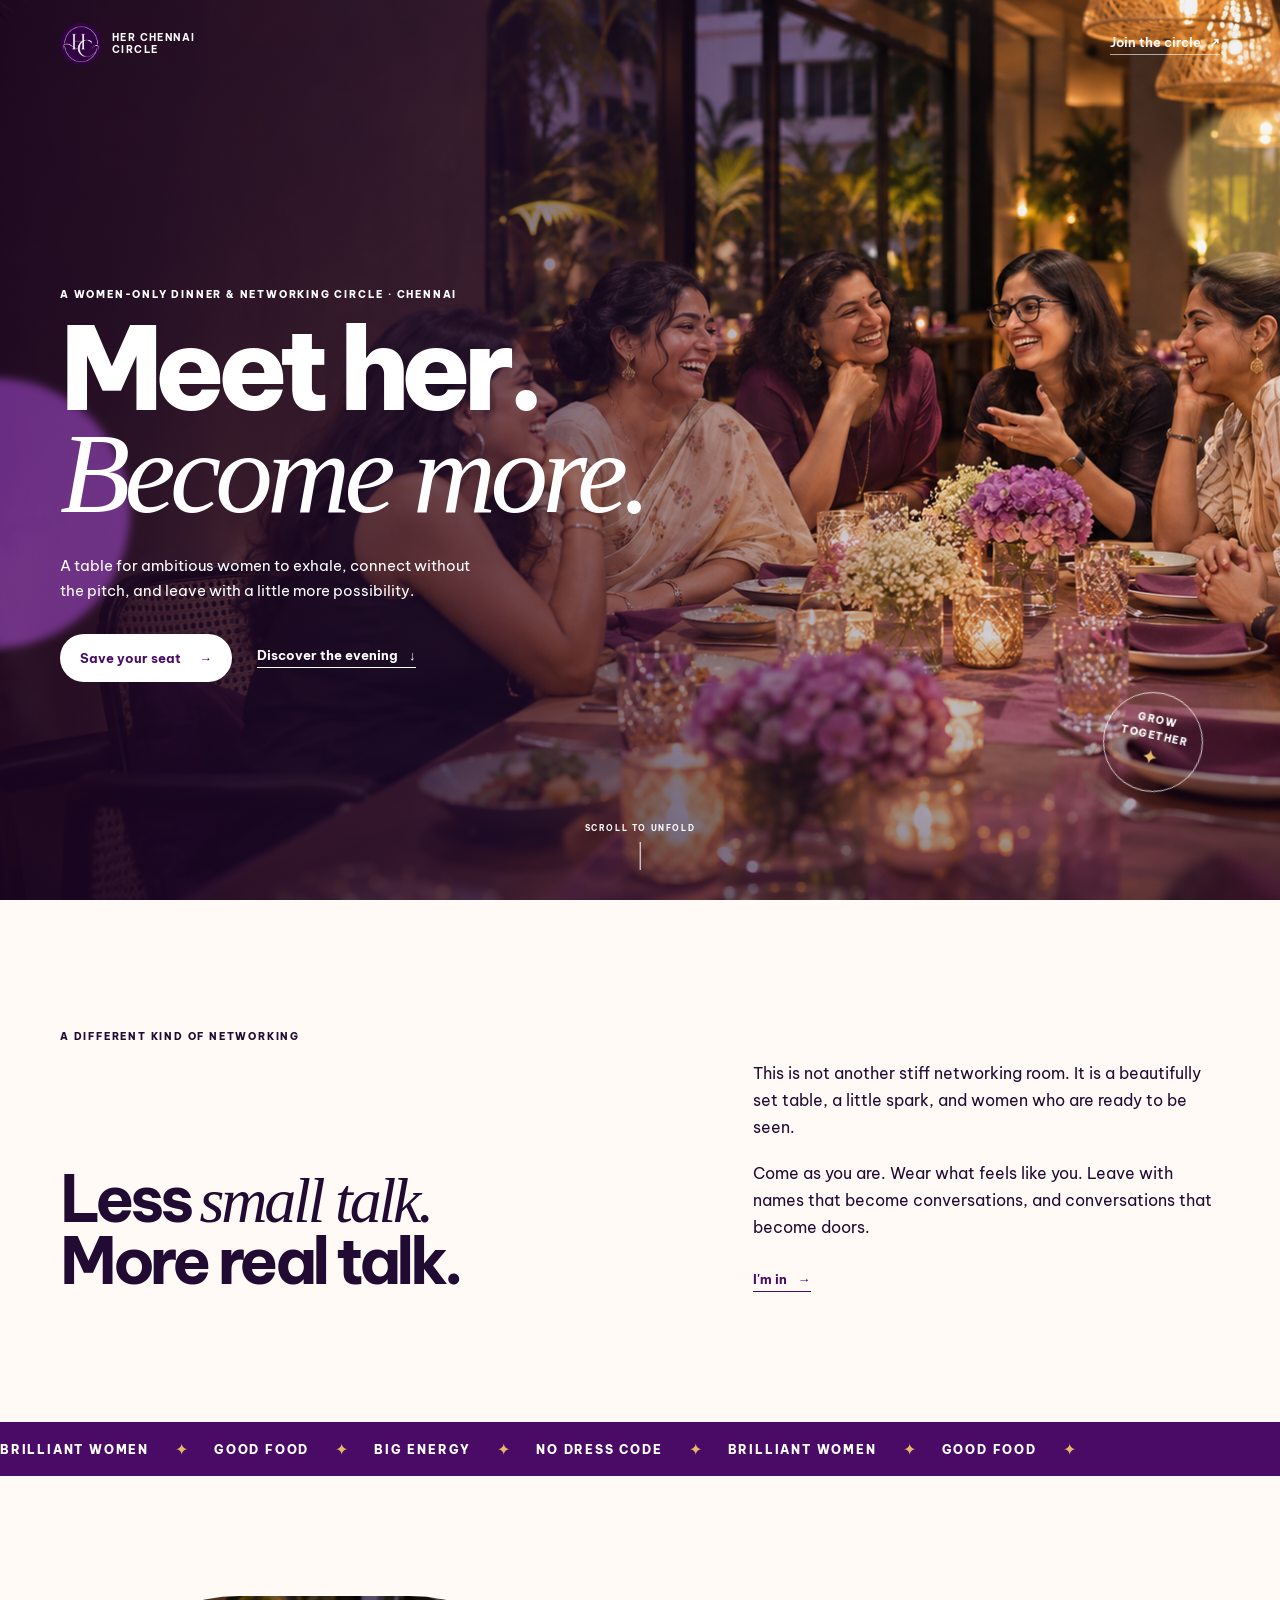
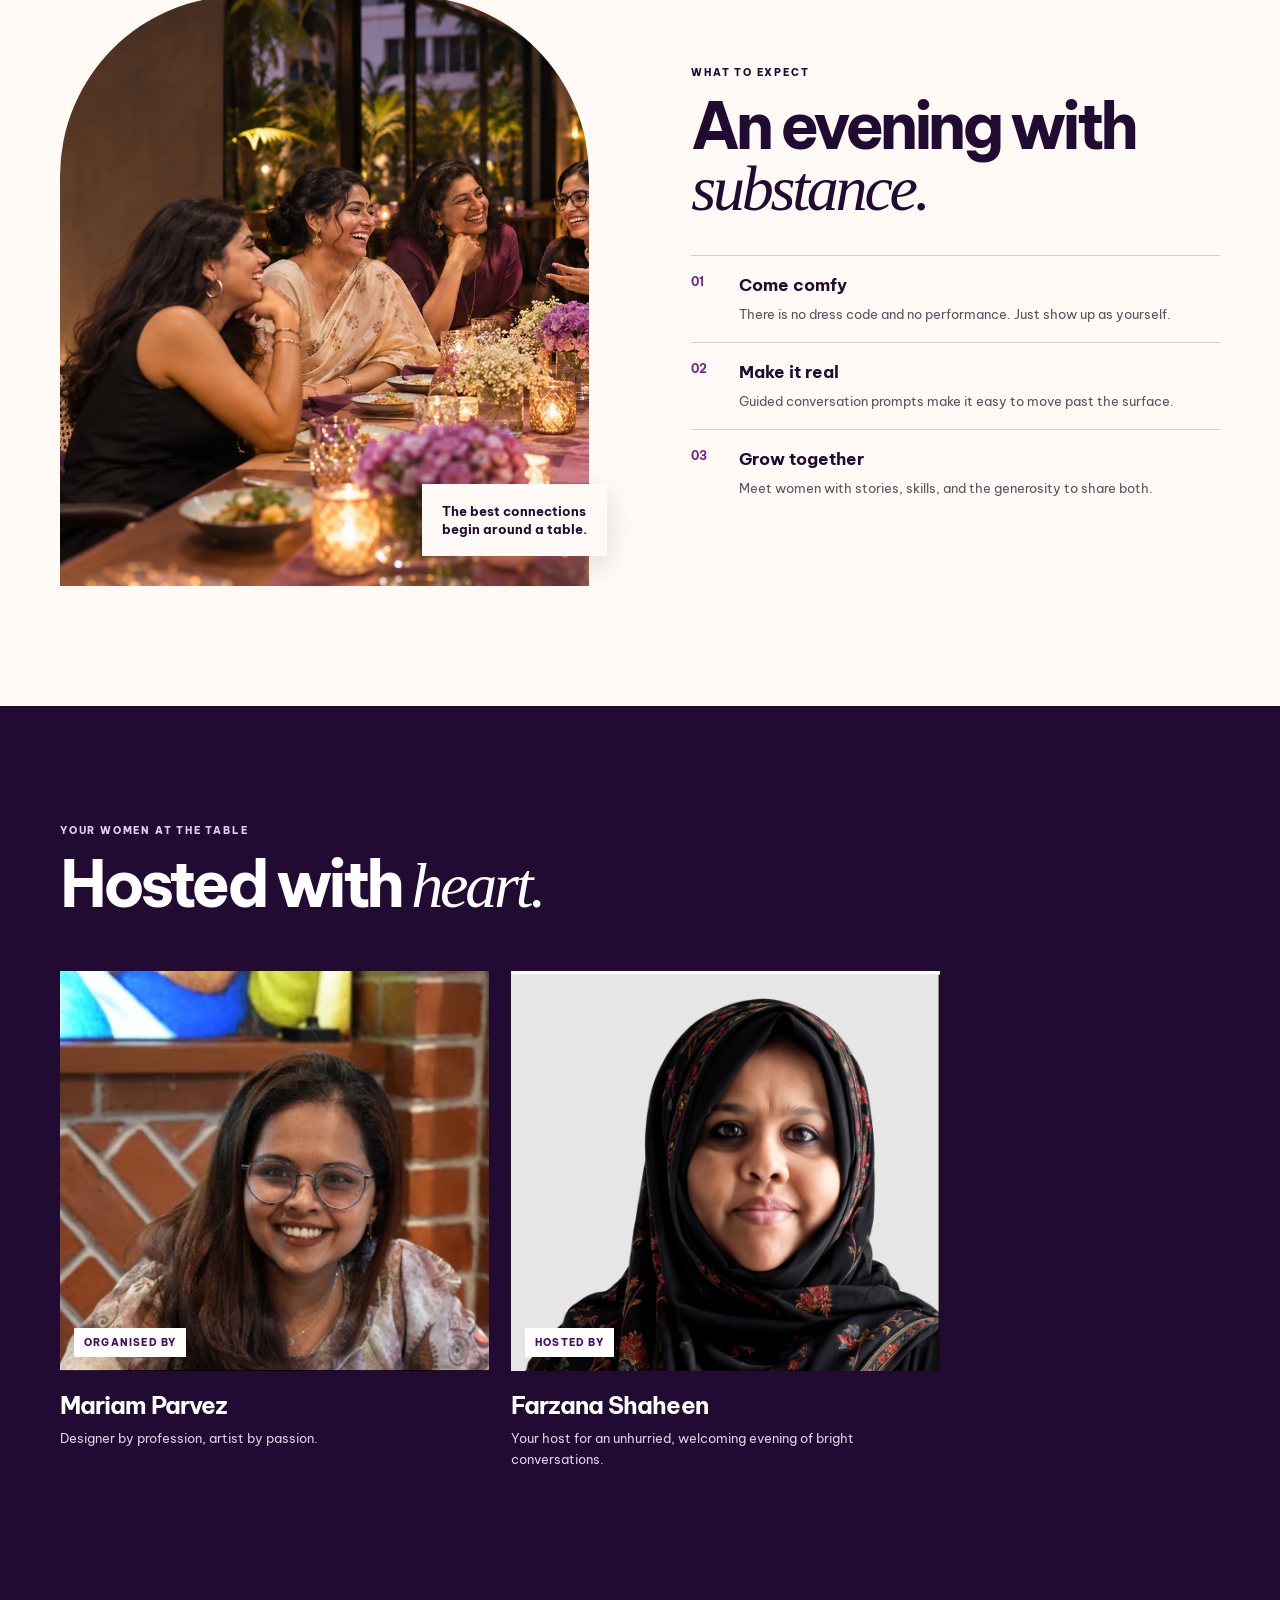
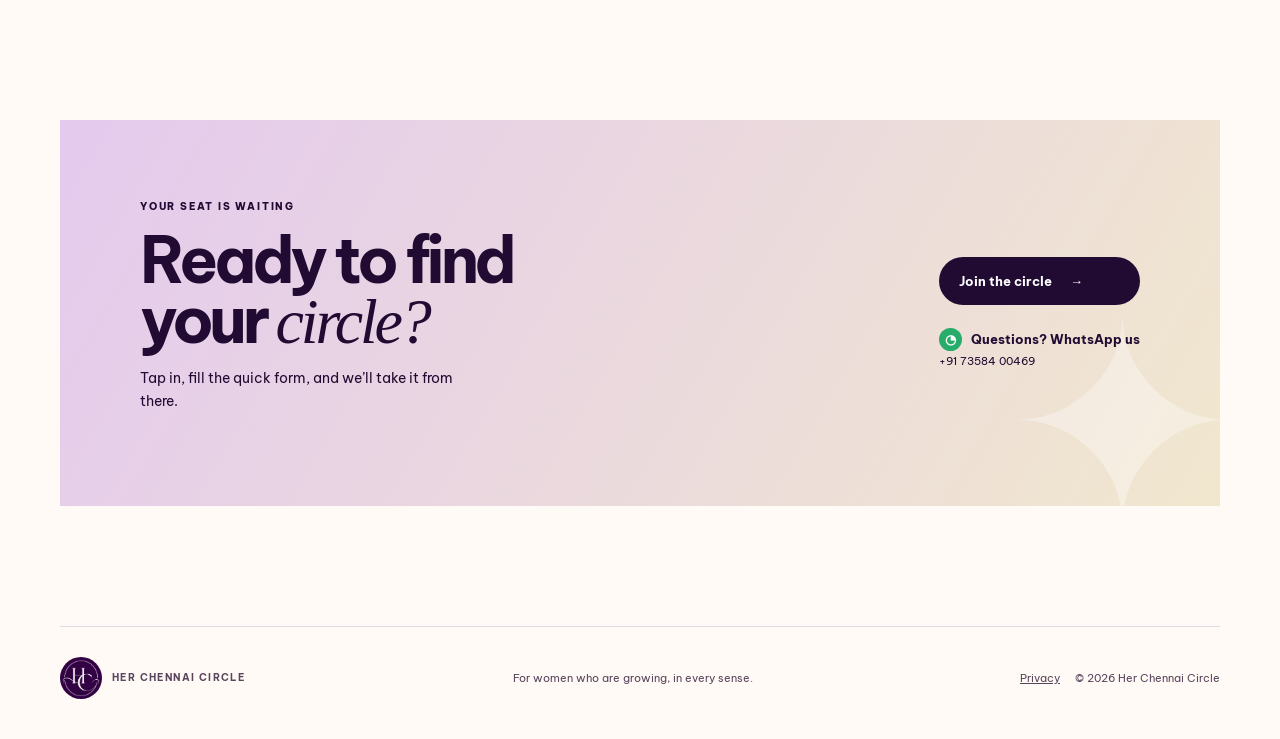
<file: index.html>
<!doctype html>
<html lang="en">
<head>
  <meta charset="utf-8">
  <meta name="viewport" content="width=device-width, initial-scale=1">
  <meta name="description" content="Her Chennai Circle — a women-only dinner networking circle in Chennai.">
  <title>Her Chennai Circle — Meet. Dine. Grow.</title>
  <link rel="preconnect" href="https://fonts.googleapis.com">
  <link rel="preconnect" href="https://fonts.gstatic.com" crossorigin>
  <link href="https://fonts.googleapis.com/css2?family=Be+Vietnam+Pro:wght@400;500;600;700;800&display=swap" rel="stylesheet">
  <link rel="stylesheet" href="style.css">
</head>
<body>
  <div class="cursor-glow" aria-hidden="true"></div>
  <nav class="nav shell">
    <a href="#top" class="brand" aria-label="Her Chennai Circle home"><img src="assets/logo.png" alt="Her Chennai Circle logo"><span>HER CHENNAI<br>CIRCLE</span></a>
    <a class="nav-cta" href="https://forms.gle/VFpVDrN7iTuMJCFj6" target="_blank" rel="noreferrer">Join the circle <span>↗</span></a>
  </nav>

  <main id="top">
    <section class="hero">
      <div class="hero-photo"></div><div class="hero-wash"></div>
      <div class="orb orb-one"></div><div class="orb orb-two"></div>
      <div class="shell hero-inner">
        <p class="eyebrow rise">A women-only dinner & networking circle · Chennai</p>
        <h1 class="rise delay-1">Meet her.<br><em>Become more.</em></h1>
        <p class="hero-copy rise delay-2">A table for ambitious women to exhale, connect without the pitch, and leave with a little more possibility.</p>
        <div class="hero-actions rise delay-3">
          <a class="button button-light" href="https://forms.gle/VFpVDrN7iTuMJCFj6" target="_blank" rel="noreferrer">Save your seat <span>→</span></a>
          <a class="text-link" href="#the-evening">Discover the evening <span>↓</span></a>
        </div>
      </div>
      <div class="hero-stamp"><span>GROW</span><span>TOGETHER</span><b>✦</b></div>
      <div class="scroll-hint">SCROLL TO UNFOLD <span></span></div>
    </section>

    <section id="the-evening" class="intro shell reveal">
      <p class="section-kicker">A DIFFERENT KIND OF NETWORKING</p>
      <div class="intro-grid"><h2>Less <em>small talk.</em><br>More real talk.</h2><div><p>This is not another stiff networking room. It is a beautifully set table, a little spark, and women who are ready to be seen.</p><p>Come as you are. Wear what feels like you. Leave with names that become conversations, and conversations that become doors.</p><a href="https://forms.gle/VFpVDrN7iTuMJCFj6" target="_blank" rel="noreferrer" class="text-link purple">I'm in <span>→</span></a></div></div>
    </section>

    <section class="marquee" aria-label="Event values"><div><span>BRILLIANT WOMEN</span><i>✦</i><span>GOOD FOOD</span><i>✦</i><span>BIG ENERGY</span><i>✦</i><span>NO DRESS CODE</span><i>✦</i><span>BRILLIANT WOMEN</span><i>✦</i><span>GOOD FOOD</span><i>✦</i></div></section>

    <section class="experience shell reveal">
      <div class="photo-card"><img src="assets/hero-dinner.png" alt="Indian women laughing and networking at a warmly lit dinner table"><div class="photo-note">The best connections<br>begin around a table.</div></div>
      <div class="experience-copy"><p class="section-kicker">WHAT TO EXPECT</p><h2>An evening with <em>substance.</em></h2><div class="moments"><article><b>01</b><h3>Come comfy</h3><p>There is no dress code and no performance. Just show up as yourself.</p></article><article><b>02</b><h3>Make it real</h3><p>Guided conversation prompts make it easy to move past the surface.</p></article><article><b>03</b><h3>Grow together</h3><p>Meet women with stories, skills, and the generosity to share both.</p></article></div></div>
    </section>

    <section class="hosts">
      <div class="shell"><p class="section-kicker light">YOUR WOMEN AT THE TABLE</p><h2>Hosted with <em>heart.</em></h2><div class="host-grid">
        <article class="host-card reveal"><div class="portrait"><img src="assets/mariam.png" alt="Mariam Parvez"><span>Organised by</span></div><h3>Mariam Parvez</h3><p>Designer by profession, artist by passion.</p></article>
        <article class="host-card reveal delay-1"><div class="portrait"><img src="assets/farzana.png" alt="Farzana Shaheen"><span>Hosted by</span></div><h3>Farzana Shaheen</h3><p>Your host for an unhurried, welcoming evening of bright conversations.</p></article>
      </div></div>
    </section>

    <section class="join shell reveal">
      <div class="join-card"><div><p class="section-kicker">YOUR SEAT IS WAITING</p><h2>Ready to find<br>your <em>circle?</em></h2><p class="join-copy">Tap in, fill the quick form, and we’ll take it from there.</p></div><div class="join-actions"><a class="button button-dark" href="https://forms.gle/VFpVDrN7iTuMJCFj6" target="_blank" rel="noreferrer">Join the circle <span>→</span></a><a class="whatsapp" href="https://wa.me/917358400469" target="_blank" rel="noreferrer"><span class="whatsapp-icon">◔</span> Questions? WhatsApp us<br><small>+91 73584 00469</small></a></div></div>
    </section>
  </main>
  <footer class="footer shell"><a class="brand footer-brand" href="#top"><img src="assets/logo.png" alt=""><span>HER CHENNAI CIRCLE</span></a><p>For women who are growing, in every sense.</p><div><a href="privacy.html">Privacy</a><span>© <span id="year"></span> Her Chennai Circle</span></div></footer>
  <script src="script.js"></script>
</body></html>
</file>
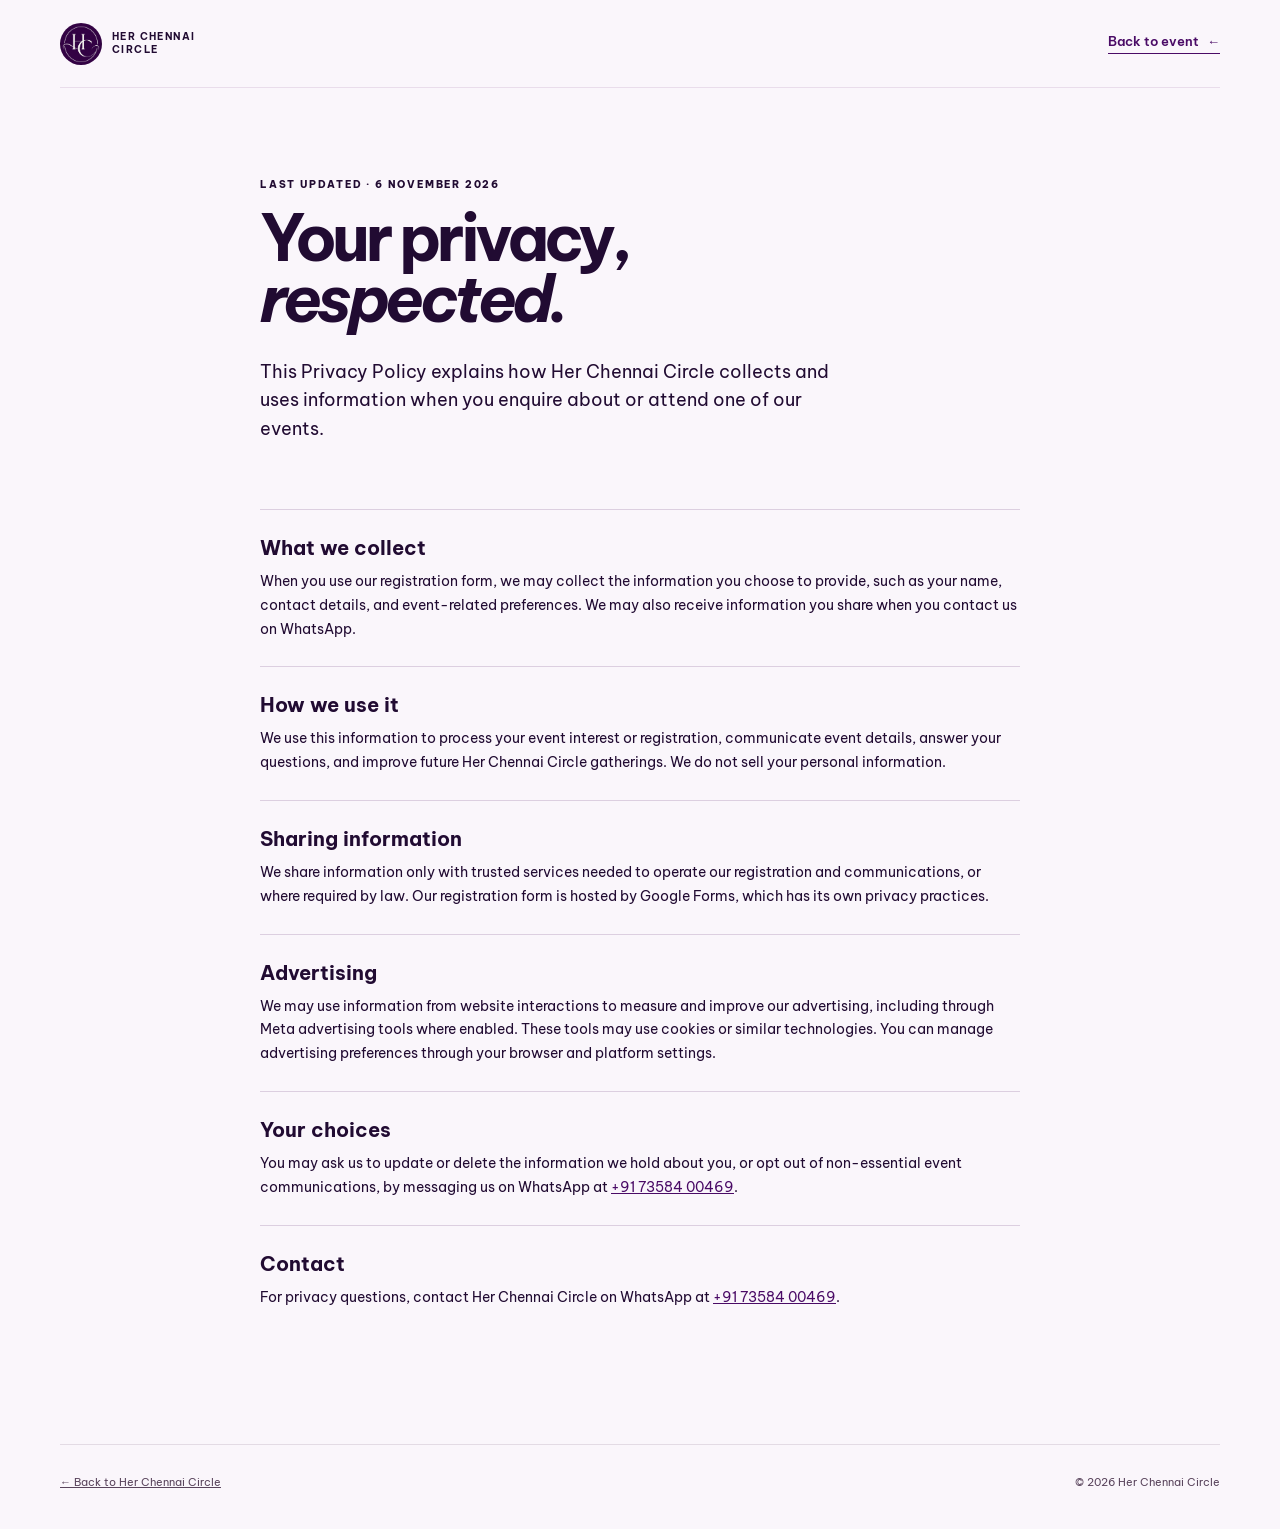
<file: privacy.html>
<!doctype html><html lang="en"><head><meta charset="utf-8"><meta name="viewport" content="width=device-width,initial-scale=1"><title>Privacy Policy — Her Chennai Circle</title><link rel="preconnect" href="https://fonts.googleapis.com"><link rel="preconnect" href="https://fonts.gstatic.com" crossorigin><link href="https://fonts.googleapis.com/css2?family=Be+Vietnam+Pro:wght@400;500;600;700;800&display=swap" rel="stylesheet"><link rel="stylesheet" href="style.css"></head><body class="privacy-page"><nav class="nav shell"><a href="index.html" class="brand"><img src="assets/logo.png" alt="Her Chennai Circle logo"><span>HER CHENNAI<br>CIRCLE</span></a><a class="nav-cta" href="index.html">Back to event <span>←</span></a></nav><main class="privacy shell"><p class="section-kicker">LAST UPDATED · 6 NOVEMBER 2026</p><h1>Your privacy,<br><em>respected.</em></h1><p class="privacy-intro">This Privacy Policy explains how Her Chennai Circle collects and uses information when you enquire about or attend one of our events.</p><section><h2>What we collect</h2><p>When you use our registration form, we may collect the information you choose to provide, such as your name, contact details, and event-related preferences. We may also receive information you share when you contact us on WhatsApp.</p></section><section><h2>How we use it</h2><p>We use this information to process your event interest or registration, communicate event details, answer your questions, and improve future Her Chennai Circle gatherings. We do not sell your personal information.</p></section><section><h2>Sharing information</h2><p>We share information only with trusted services needed to operate our registration and communications, or where required by law. Our registration form is hosted by Google Forms, which has its own privacy practices.</p></section><section><h2>Advertising</h2><p>We may use information from website interactions to measure and improve our advertising, including through Meta advertising tools where enabled. These tools may use cookies or similar technologies. You can manage advertising preferences through your browser and platform settings.</p></section><section><h2>Your choices</h2><p>You may ask us to update or delete the information we hold about you, or opt out of non-essential event communications, by messaging us on WhatsApp at <a href="https://wa.me/917358400469">+91 73584 00469</a>.</p></section><section><h2>Contact</h2><p>For privacy questions, contact Her Chennai Circle on WhatsApp at <a href="https://wa.me/917358400469">+91 73584 00469</a>.</p></section></main><footer class="footer shell"><a href="index.html">← Back to Her Chennai Circle</a><span>© 2026 Her Chennai Circle</span></footer></body></html>
</file>
<file: style.css>
:root{--ink:#210b32;--purple:#4a0b66;--plum:#70238a;--lilac:#f1e8f5;--cream:#fffaf5;--gold:#e5b969;--mouse-x:50vw}*{box-sizing:border-box}html{scroll-behavior:smooth}body{margin:0;background:var(--cream);color:var(--ink);font-family:'Be Vietnam Pro',sans-serif;overflow-x:hidden}.shell{width:min(1160px,calc(100% - 40px));margin:0 auto}.nav{height:88px;display:flex;align-items:center;justify-content:space-between;position:absolute;left:0;right:0;z-index:5;color:#fff}.brand{display:flex;align-items:center;gap:10px;color:inherit;text-decoration:none;font-size:10px;font-weight:700;letter-spacing:.14em;line-height:1.25}.brand img{width:42px;height:42px;border-radius:50%;object-fit:cover}.nav-cta{color:#fff;text-decoration:none;font-size:13px;font-weight:600;border-bottom:1px solid rgba(255,255,255,.6);padding-bottom:4px}.nav-cta span{margin-left:5px}.hero{min-height:760px;height:100svh;position:relative;color:#fff;display:grid;align-items:center;overflow:hidden;background:#180420}.hero-photo{position:absolute;inset:0;background:url('assets/hero-dinner.png') center/cover no-repeat;animation:kenburns 16s ease-in-out infinite alternate}.hero-wash{position:absolute;inset:0;background:linear-gradient(90deg,rgba(24,4,32,.9) 0%,rgba(33,11,50,.58) 38%,rgba(33,11,50,.05) 74%),linear-gradient(0deg,rgba(24,4,32,.45),transparent 45%)}.hero-inner{position:relative;z-index:2;padding-top:70px}.eyebrow,.section-kicker{font-size:10px;font-weight:800;letter-spacing:.18em;text-transform:uppercase;margin:0 0 17px}.hero h1{font-size:clamp(3.75rem,9vw,7.6rem);letter-spacing:-.075em;line-height:.88;margin:0;max-width:760px;font-weight:800}.hero h1 em,h2 em{font-family:Georgia,serif;font-weight:400;letter-spacing:-.05em}.hero-copy{max-width:430px;line-height:1.65;font-size:15px;margin:30px 0}.hero-actions{display:flex;align-items:center;gap:25px;flex-wrap:wrap}.button{display:inline-flex;align-items:center;gap:18px;padding:16px 20px;border-radius:99px;text-decoration:none;font-size:13px;font-weight:700;transition:.3s transform,.3s box-shadow}.button:hover{transform:translateY(-3px);box-shadow:0 13px 26px rgba(0,0,0,.18)}.button-light{background:#fff;color:var(--purple)}.button-dark{background:var(--ink);color:white}.text-link{color:inherit;text-decoration:none;font-size:13px;font-weight:700;border-bottom:1px solid currentColor;padding-bottom:4px}.text-link span{margin-left:8px}.hero-stamp{position:absolute;z-index:2;right:6vw;bottom:12vh;width:100px;height:100px;border:1px solid rgba(255,255,255,.8);border-radius:50%;display:flex;flex-direction:column;justify-content:center;align-items:center;transform:rotate(12deg);font-size:10px;font-weight:800;letter-spacing:.15em;line-height:1.6}.hero-stamp b{font-size:18px;color:var(--gold)}.scroll-hint{position:absolute;bottom:30px;left:50%;z-index:2;transform:translateX(-50%);font-size:8px;letter-spacing:.2em;font-weight:700;white-space:nowrap}.scroll-hint span{display:block;width:1px;height:28px;background:#fff;margin:9px auto 0;animation:drop 1.7s infinite}.orb{position:absolute;border-radius:50%;filter:blur(4px);mix-blend-mode:screen;opacity:.5}.orb-one{width:270px;height:270px;background:#a647e0;left:-140px;top:42%}.orb-two{width:170px;height:170px;background:#e5b969;right:-60px;top:12%}.intro{padding:130px 0}.intro-grid{display:grid;grid-template-columns:1.15fr .85fr;gap:60px;align-items:end}.intro h2,.experience h2,.hosts h2,.join h2,.privacy h1{font-size:clamp(2.8rem,5vw,5.3rem);line-height:.95;letter-spacing:-.07em;margin:0}.intro-grid p{font-size:16px;line-height:1.7;margin:0 0 18px}.purple{color:var(--purple);display:inline-block;margin-top:12px}.marquee{overflow:hidden;background:var(--purple);color:#fff;padding:17px 0;white-space:nowrap}.marquee>div{display:flex;gap:26px;align-items:center;min-width:max-content;animation:marquee 22s linear infinite}.marquee span{font-size:12px;font-weight:800;letter-spacing:.15em}.marquee i{font-style:normal;color:var(--gold)}.experience{padding:120px 0;display:grid;grid-template-columns:1fr 1fr;gap:clamp(36px,8vw,110px);align-items:center}.photo-card{position:relative}.photo-card img{display:block;width:100%;height:590px;object-fit:cover;border-radius:180px 180px 0 0}.photo-note{position:absolute;right:-18px;bottom:30px;background:var(--cream);padding:18px 20px;font-size:13px;line-height:1.4;font-weight:700;box-shadow:0 10px 30px #26062b21}.experience-copy h2{margin:0 0 35px}.moments article{border-top:1px solid #d8cbd9;padding:18px 0;display:grid;grid-template-columns:38px 1fr;column-gap:10px}.moments b{color:var(--plum);font-size:12px}.moments h3{margin:0;font-size:17px}.moments p{grid-column:2;margin:8px 0 0;line-height:1.55;font-size:13px;color:#5d5060}.hosts{background:var(--ink);color:#fff;padding:118px 0 130px}.light{color:#e4caee}.hosts h2{margin-bottom:54px}.host-grid{display:grid;grid-template-columns:1fr 1fr;gap:22px;max-width:880px}.host-card .portrait{height:400px;position:relative;overflow:hidden;background:#4b1859}.portrait img{width:100%;height:100%;object-fit:cover;object-position:center top;transition:transform .5s}.host-card:hover img{transform:scale(1.04)}.portrait span{position:absolute;bottom:14px;left:14px;background:#fff;color:var(--purple);font-size:10px;font-weight:800;text-transform:uppercase;letter-spacing:.12em;padding:8px 10px}.host-card h3{font-size:24px;margin:19px 0 8px;letter-spacing:-.04em}.host-card p{font-size:13px;line-height:1.6;max-width:370px;color:#ded1df;margin:0}.join{padding:120px 0}.join-card{background:linear-gradient(120deg,#e4caee,#f1e7ce);padding:clamp(36px,7vw,80px);display:flex;justify-content:space-between;gap:30px;align-items:center;position:relative;overflow:hidden}.join-card:after{content:'✦';position:absolute;right:-20px;bottom:-90px;font-size:280px;color:#fff;opacity:.35}.join h2{font-size:clamp(3rem,5vw,5rem);position:relative;z-index:1}.join-copy{font-size:14px;line-height:1.6;max-width:350px}.join-actions{position:relative;z-index:1;display:flex;flex-direction:column;gap:23px}.whatsapp{color:var(--ink);font-size:13px;font-weight:700;text-decoration:none;line-height:1.4}.whatsapp small{font-weight:400}.whatsapp-icon{display:inline-grid;place-items:center;background:#27ac6a;color:white;width:23px;height:23px;border-radius:50%;margin-right:6px}.footer{border-top:1px solid #e3dbe4;padding:30px 0 40px;display:flex;align-items:center;justify-content:space-between;gap:20px;font-size:11px;color:#59445c}.footer-brand{color:var(--ink)}.footer p{margin:0}.footer>div{display:flex;gap:15px}.footer a{color:inherit}.privacy-page{background:#faf6fb}.privacy-page .nav{position:relative;color:var(--ink);border-bottom:1px solid #e9ddeb}.privacy-page .nav-cta{color:var(--purple);border-color:var(--purple)}.privacy{max-width:760px;padding:90px 0 110px}.privacy h1{margin:0 0 28px}.privacy-intro{font-size:18px;line-height:1.6;max-width:600px;margin-bottom:65px}.privacy section{border-top:1px solid #dccfe0;padding:25px 0}.privacy h2{font-size:20px;margin:0 0 10px}.privacy section p{margin:0;line-height:1.7;font-size:14px}.privacy a{color:var(--purple)}.rise{opacity:0;animation:rise .8s cubic-bezier(.2,.8,.2,1) forwards}.delay-1{animation-delay:.12s}.delay-2{animation-delay:.24s}.delay-3{animation-delay:.36s}.reveal{opacity:0;transform:translateY(24px);transition:opacity .8s ease,transform .8s ease}.reveal.show{opacity:1;transform:none}@keyframes rise{to{opacity:1;transform:none}}@keyframes kenburns{to{transform:scale(1.07)}}@keyframes marquee{to{transform:translateX(-30%)}}@keyframes drop{50%{transform:translateY(10px);opacity:.25}}@media(max-width:700px){.shell{width:min(100% - 32px,1160px)}.nav{height:70px}.nav-cta{font-size:11px}.brand img{width:37px;height:37px}.hero{min-height:700px}.hero-photo{background-position:62% center}.hero-wash{background:linear-gradient(90deg,rgba(24,4,32,.89) 0%,rgba(33,11,50,.55) 70%,rgba(33,11,50,.15)),linear-gradient(0deg,rgba(24,4,32,.45),transparent 45%)}.hero-inner{padding-top:50px}.hero-stamp{right:20px;bottom:100px;width:76px;height:76px;font-size:8px}.intro{padding:80px 0}.intro-grid,.experience,.host-grid{grid-template-columns:1fr;gap:30px}.intro h2{font-size:3.2rem}.experience{padding:80px 0}.photo-card img{height:430px;border-radius:120px 120px 0 0}.experience-copy{padding-top:12px}.hosts{padding:78px 0 85px}.host-card .portrait{height:350px}.join{padding:75px 0}.join-card{display:block;padding:38px 26px}.join-actions{margin-top:30px}.footer{align-items:flex-start;flex-direction:column}.footer p{order:3}.privacy{padding:65px 0}.privacy h1{font-size:3.5rem}.privacy-intro{font-size:16px}.scroll-hint{display:none}}@media(prefers-reduced-motion:reduce){*,*:before,*:after{animation-duration:.01ms!important;animation-iteration-count:1!important;scroll-behavior:auto!important}.reveal{opacity:1;transform:none}}
</file>
